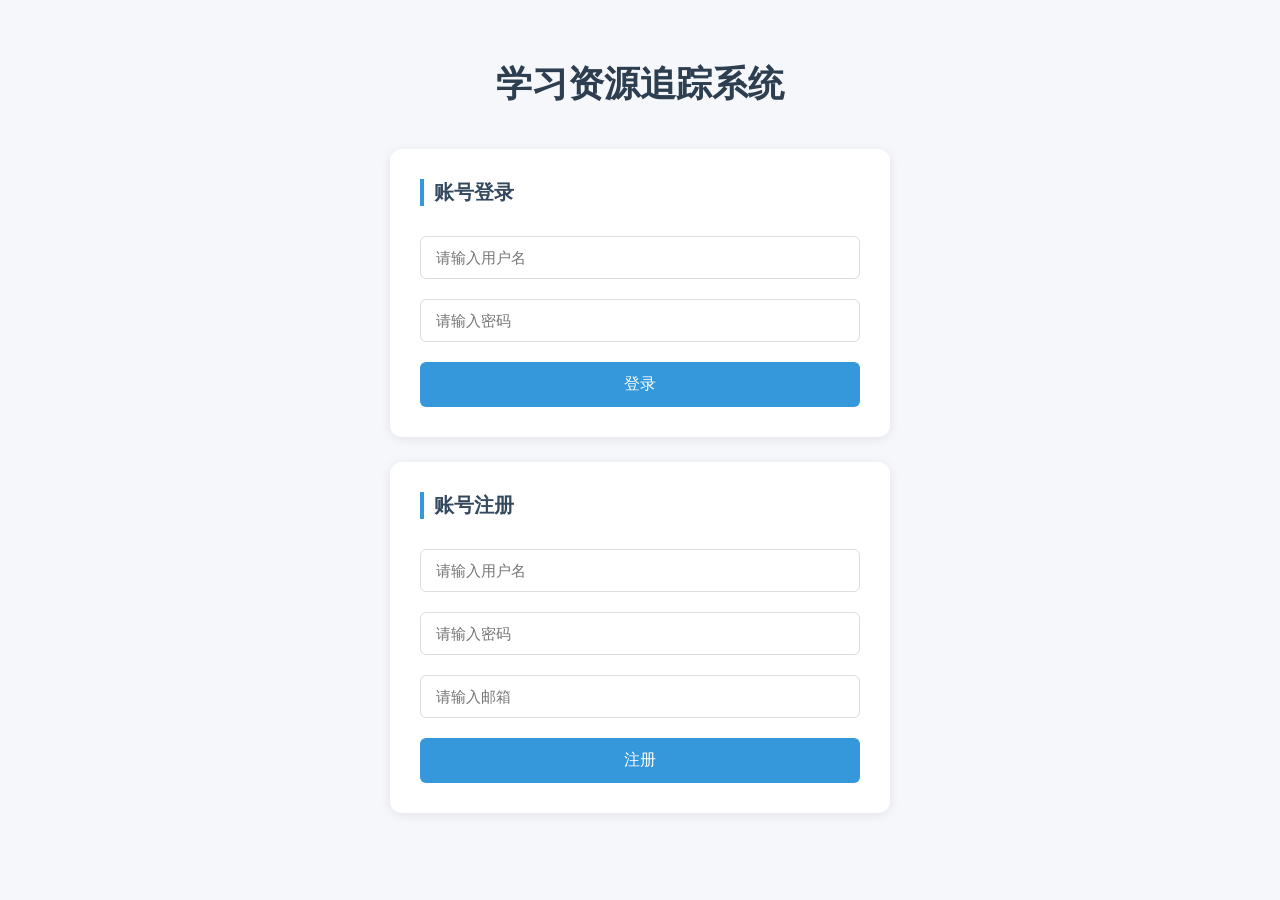
<file: src/main/resources/static/index.html>
<!DOCTYPE html>
<html>
<head>
    <meta charset="UTF-8">
    <title>学习资源追踪系统</title>
    <style>
        * {
            margin: 0;
            padding: 0;
            box-sizing: border-box;
            font-family: "Microsoft YaHei", sans-serif;
        }
        body {
            background-color: #f5f7fa;
            padding: 60px 20px;
        }
        .page-title {
            text-align: center;
            font-size: 36px;
            font-weight: bold;
            color: #2c3e50;
            margin-bottom: 40px;
        }
        .container {
            max-width: 500px;
            margin: 0 auto;
        }
        .card {
            background: white;
            padding: 30px;
            border-radius: 12px;
            box-shadow: 0 2px 12px rgba(0,0,0,0.08);
            margin-bottom: 25px;
        }
        .card h3 {
            font-size: 20px;
            color: #34495e;
            margin-bottom: 20px;
            border-left: 4px solid #3498db;
            padding-left: 10px;
        }
        input {
            width: 100%;
            padding: 12px 15px;
            margin: 10px 0;
            border: 1px solid #ddd;
            border-radius: 6px;
            font-size: 15px;
            outline: none;
            transition: border 0.3s;
        }
        input:focus {
            border-color: #3498db;
        }
        button {
            width: 100%;
            padding: 12px;
            background-color: #3498db;
            color: white;
            border: none;
            border-radius: 6px;
            font-size: 16px;
            cursor: pointer;
            margin-top: 10px;
            transition: background 0.3s;
        }
        button:hover {
            background-color: #2980b9;
        }
    </style>
</head>
<body>
<h1 class="page-title">学习资源追踪系统</h1>
<div class="container">
    <div class="card">
        <h3>账号登录</h3>
        <input id="loginUsername" placeholder="请输入用户名" required>
        <input id="loginPassword" type="password" placeholder="请输入密码" required>
        <button onclick="login()">登录</button>
    </div>

    <div class="card">
        <h3>账号注册</h3>
        <input id="regUsername" placeholder="请输入用户名" required>
        <input id="regPassword" type="password" placeholder="请输入密码" required>
        <input id="regEmail" placeholder="请输入邮箱" required>
        <button onclick="register()">注册</button>
    </div>
</div>

<script src="app.js"></script>
</body>
</html>
</file>
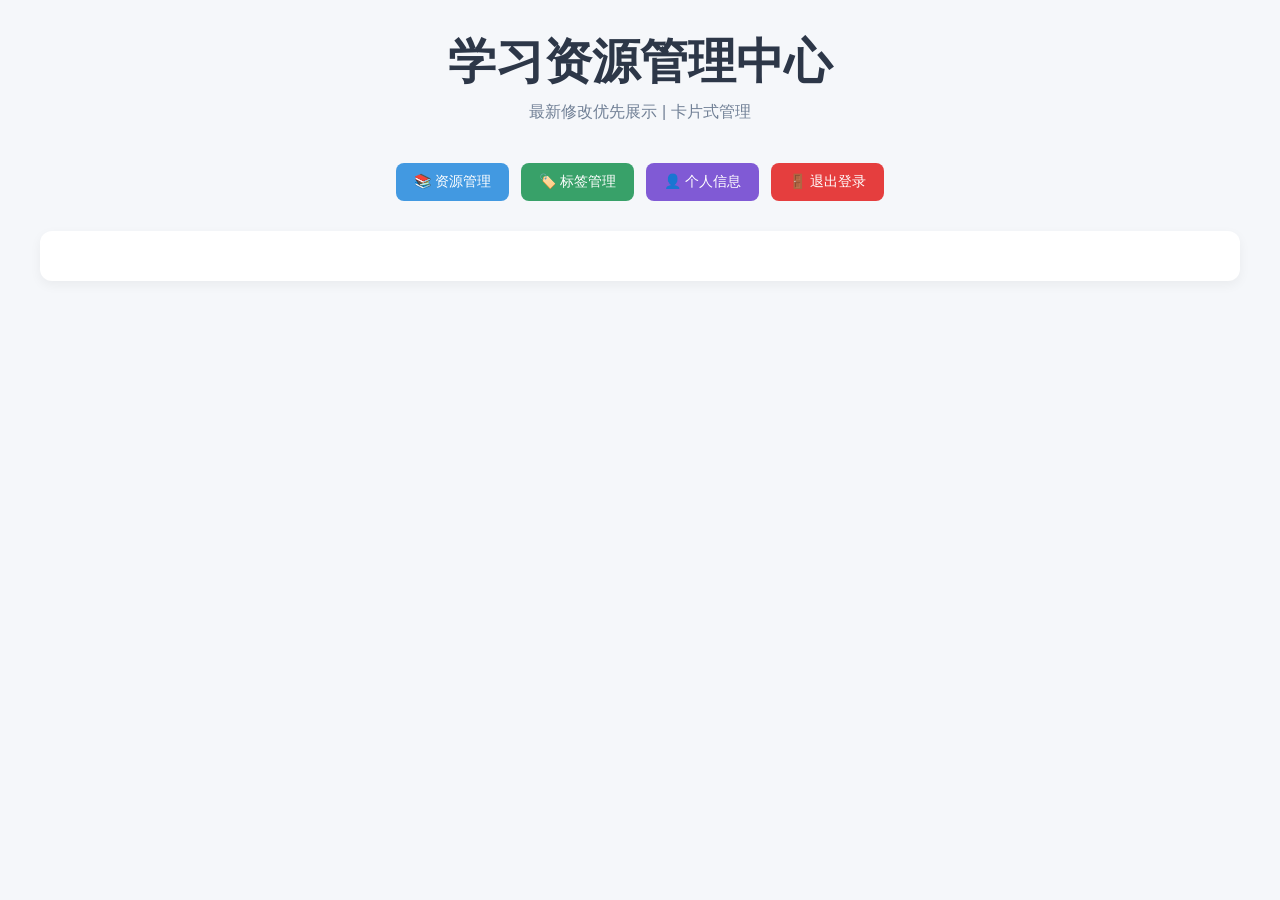
<file: src/main/resources/static/main.html>
<!DOCTYPE html>
<html lang="zh-CN">
<head>
    <meta charset="UTF-8">
    <title>学习资源管理系统</title>
    <style>
        * {
            margin: 0;
            padding: 0;
            box-sizing: border-box;
            font-family: "Microsoft YaHei", sans-serif;
        }
        body {
            background-color: #f5f7fa;
            padding: 30px 20px;
        }
        /* 主标题 */
        .main-title {
            text-align: center;
            font-size: 48px;
            font-weight: bold;
            color: #2d3748;
            margin-bottom: 8px;
        }
        .sub-title {
            text-align: center;
            font-size: 16px;
            color: #718096;
            margin-bottom: 40px;
        }
        /* 顶部导航按钮 */
        .top-bar {
            max-width: 1200px;
            margin: 0 auto 30px;
            display: flex;
            gap: 12px;
            flex-wrap: wrap;
            justify-content: center;
        }
        /* 全局按钮美化 */
        button {
            padding: 10px 18px;
            border: none;
            border-radius: 8px;
            font-size: 14px;
            cursor: pointer;
            transition: all 0.2s ease;
            font-weight: 500;
        }
        /* 按钮配色体系 */
        .btn-primary { background: #4299e1; color: white; }
        .btn-success { background: #38a169; color: white; }
        .btn-warning { background: #ed8936; color: white; }
        .btn-danger { background: #e53e3e; color: white; }
        .btn-purple { background: #805ad5; color: white; }
        .btn-default { background: #718096; color: white; }
        button:hover { opacity: 0.9; transform: translateY(-1px); }
        button:disabled { background: #e2e8f0; color: #a0aec0; cursor: not-allowed; transform: none; }

        /* 内容容器 */
        .container {
            max-width: 1200px;
            margin: 0 auto;
        }
        .card {
            background: white;
            padding: 25px 30px;
            border-radius: 12px;
            box-shadow: 0 4px 12px rgba(0,0,0,0.05);
            margin-bottom: 20px;
        }
        .card h3 {
            font-size: 28px;
            color: #2d3748;
            margin-bottom: 25px;
            border-left: 6px solid #4299e1;
            padding-left: 14px;
        }

        /* 筛选栏：水平并排 */
        .filter-bar {
            display: flex;
            align-items: center;
            gap: 15px;
            flex-wrap: wrap;
            margin-bottom: 25px;
        }
        .filter-bar label { font-weight: 500; color: #4a5568; }
        .filter-bar select {
            padding: 8px 12px;
            border: 1px solid #e2e8f0;
            border-radius: 8px;
            outline: none;
        }

        /* 资源卡片网格 */
        .resource-grid {
            display: grid;
            grid-template-columns: repeat(auto-fill, minmax(380px, 1fr));
            gap: 20px;
            margin-top: 10px;
        }
        /* 资源卡片样式 */
        .resource-card {
            background: #ffffff;
            border-radius: 12px;
            padding: 22px;
            box-shadow: 0 2px 8px rgba(0,0,0,0.06);
            border: 1px solid #edf2f7;
            transition: all 0.3s ease;
        }
        .resource-card:hover {
            transform: translateY(-3px);
            box-shadow: 0 8px 20px rgba(0,0,0,0.08);
        }
        .resource-header {
            display: flex;
            justify-content: space-between;
            align-items: center;
            margin-bottom: 12px;
        }
        .resource-title {
            font-size: 19px;
            font-weight: bold;
            color: #2d3748;
        }
        /* 状态标签 */
        .status {
            padding: 4px 10px;
            border-radius: 20px;
            font-size: 12px;
            font-weight: bold;
        }
        .status-todo { background: #fef5e7; color: #d97706; }
        .status-learning { background: #ebf8ff; color: #0369a1; }
        .status-done { background: #ecfdf5; color: #065f46; }
        .resource-desc {
            color: #718096;
            line-height: 1.5;
            margin: 10px 0;
            font-size: 14px;
        }
        .resource-link {
            color: #4299e1;
            text-decoration: none;
            font-size: 14px;
            margin: 8px 0;
            display: inline-block;
        }

        /* ===================== 强制生效：资源内嵌标签卡片样式 ===================== */
        div[id="content"] .tag-group {
            display: flex;
            flex-wrap: wrap;
            gap: 8px;
            margin: 12px 0;
        }
        /* 标签：强卡片效果，内嵌在资源里，绝对明显 */
        div[id="content"] .tag-group span,
        div[id="content"] .tag {
            display: inline-block;
            padding: 8px 14px;
            background: #ffffff !important;
            border: 1px solid #d1d5db !important;
            border-radius: 10px !important;
            box-shadow: 0 2px 4px rgba(0,0,0,0.08) !important;
            font-size: 12px;
            color: #374151 !important;
        }

        /* ===================== 强制生效：资源内按钮缩小 ===================== */
        /* 编辑/删除/笔记按钮 强制缩小，不依赖class */
        div[id="content"] .resource-card button,
        div[id="content"] button[onclick*="Edit"],
        div[id="content"] button[onclick*="delete"],
        div[id="content"] button[onclick*="notes"] {
            padding: 3px 8px !important;
            font-size: 11px !important;
            border-radius: 5px !important;
            margin-right: 5px !important;
        }

        /* 标签管理页面样式 */
        .tag-card-grid {
            display: grid;
            grid-template-columns: repeat(auto-fill, minmax(200px, 1fr));
            gap: 15px;
            margin: 20px 0;
        }
        .tag-item-card {
            background: #ffffff;
            border: 1px solid #edf2f7;
            border-radius: 10px;
            padding: 18px;
            text-align: center;
            box-shadow: 0 2px 6px rgba(0,0,0,0.04);
            transition: all 0.3s ease;
        }
        .tag-item-card:hover {
            transform: translateY(-2px);
            box-shadow: 0 6px 12px rgba(0,0,0,0.06);
            border-color: #4299e1;
        }
        .tag-name {
            font-size: 16px;
            font-weight: 500;
            color: #2d3748;
            margin-bottom: 12px;
            padding: 6px 12px;
            background: #e6fffa;
            border-radius: 20px;
            display: inline-block;
        }
        .tag-add-box {
            margin-top: 25px;
            padding: 20px;
            background: #f7fafc;
            border-radius: 10px;
            text-align: center;
        }

        /* 分页 */
        .pagination {
            display: flex;
            align-items: center;
            gap: 10px;
            margin-top: 30px;
        }
        /* 表单样式 */
        input, textarea, select {
            width: 100%;
            max-width: 500px;
            padding: 10px;
            margin: 8px 0;
            border: 1px solid #e2e8f0;
            border-radius: 8px;
            outline: none;
        }
    </style>
</head>
<body>
<h1 class="main-title">学习资源管理中心</h1>
<p class="sub-title">最新修改优先展示 | 卡片式管理</p>

<div class="top-bar">
    <button class="btn-primary" onclick="loadResources()">📚 资源管理</button>
    <button class="btn-success" onclick="loadTags()">🏷️ 标签管理</button>
    <button class="btn-purple" onclick="getUser()">👤 个人信息</button>
    <button class="btn-danger" onclick="logout()">🚪 退出登录</button>
</div>

<div class="container">
    <div class="card">
        <div id="content"></div>
    </div>
</div>

<script src="app.js"></script>
<script>init();</script>
</body>
</html>
</file>
